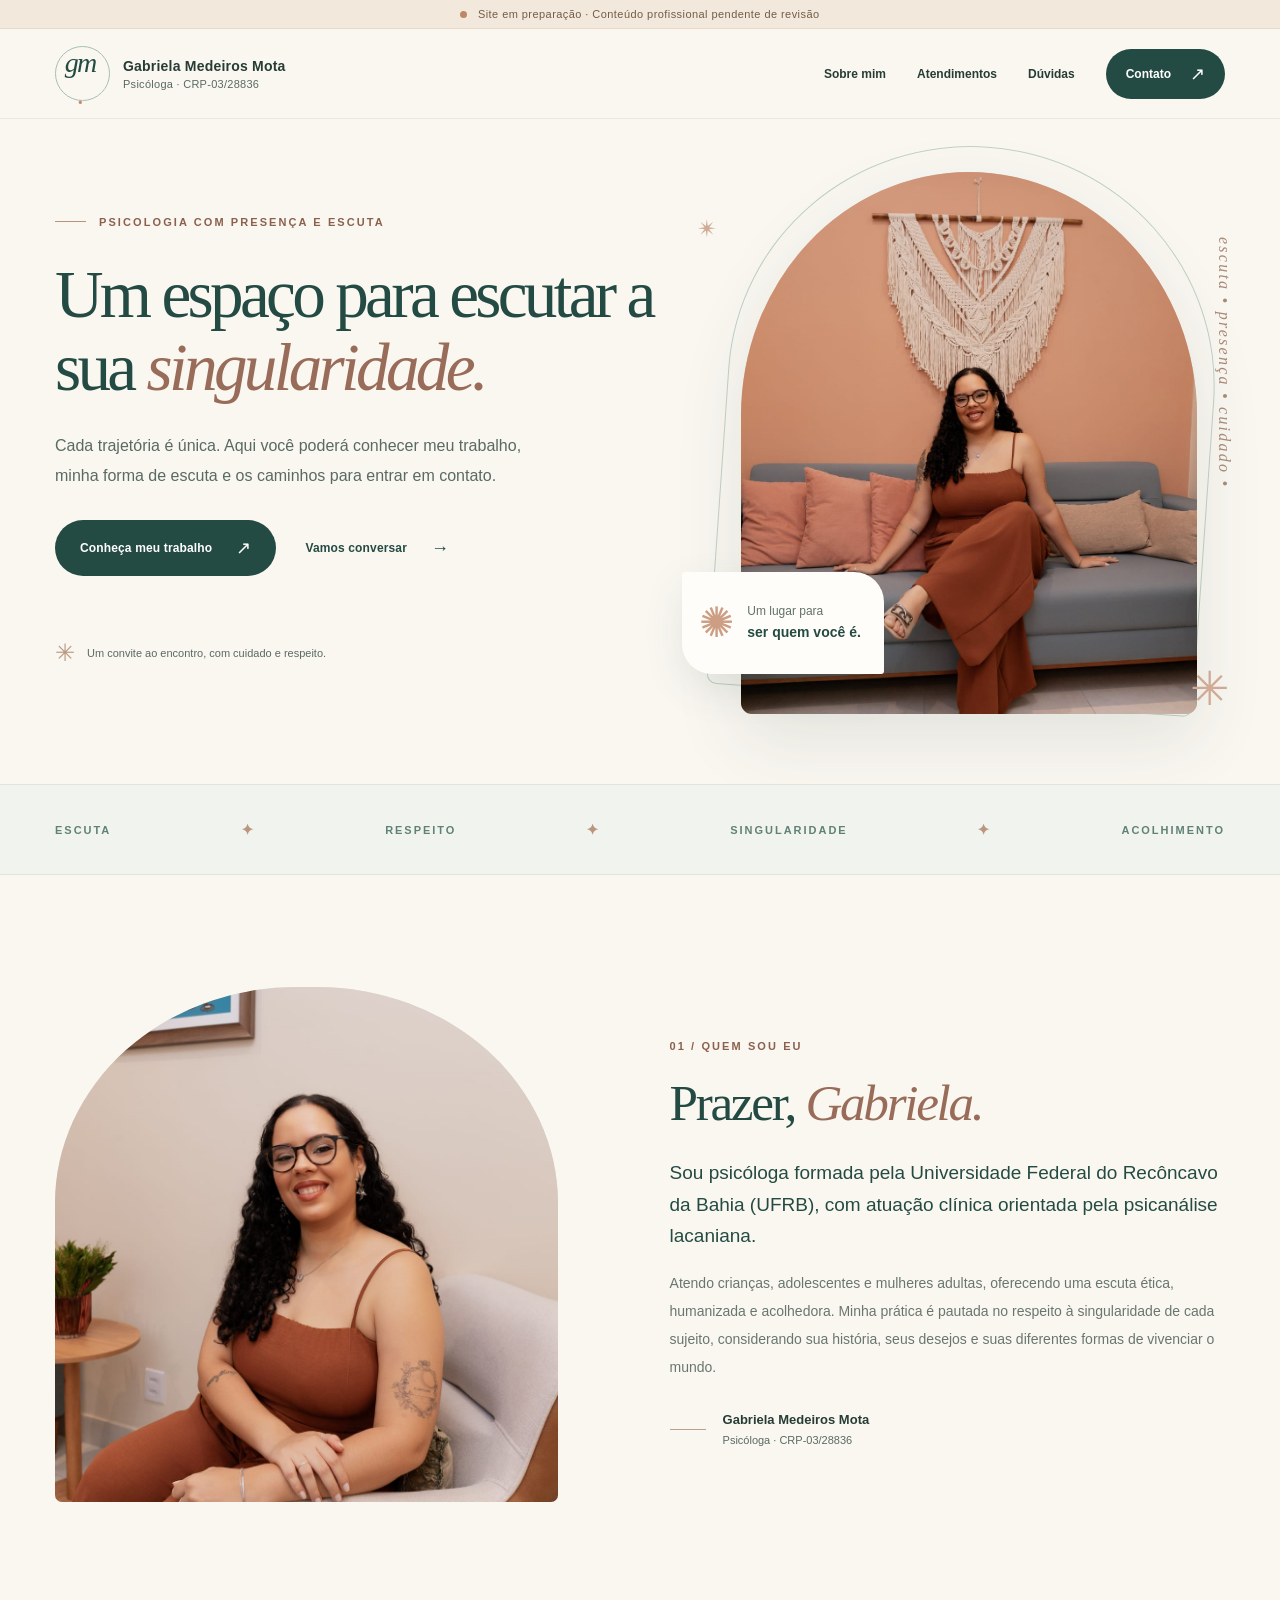
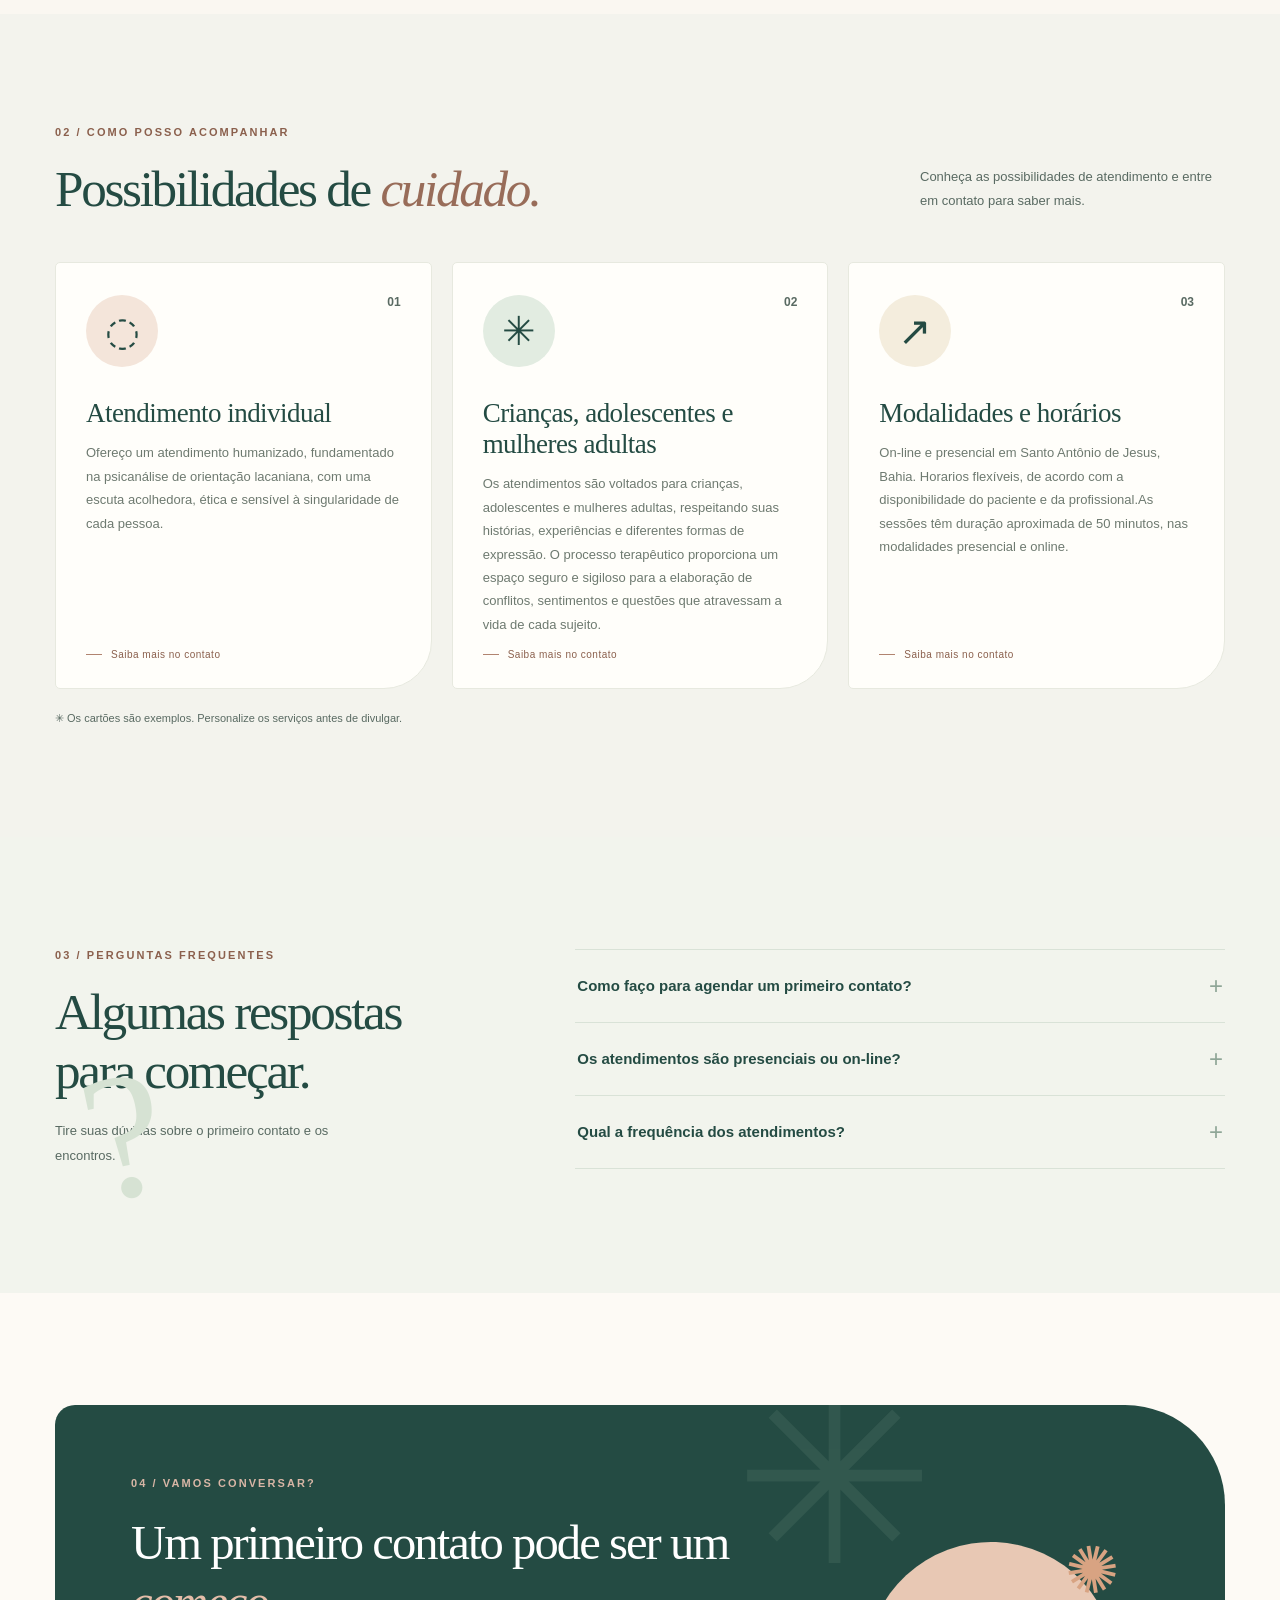
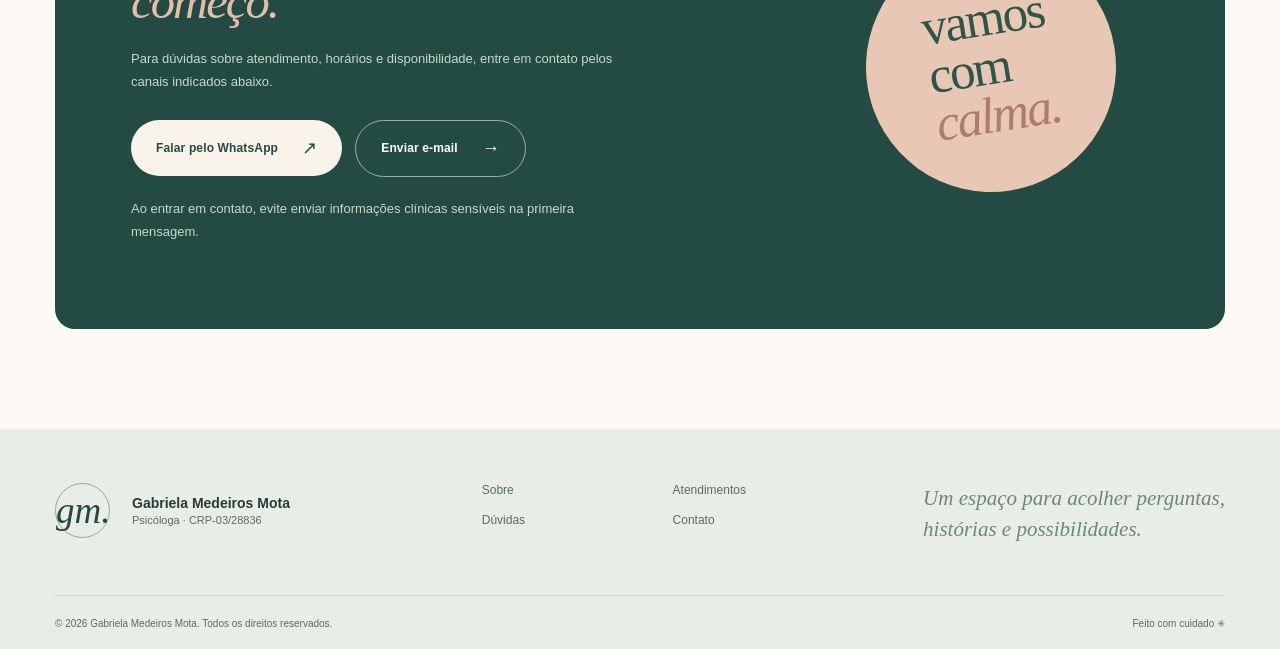
<file: index.html>
<!doctype html>
<html lang="pt-BR">
  <head>
    <meta charset="UTF-8" />
    <meta name="viewport" content="width=device-width, initial-scale=1" />
    <meta name="theme-color" content="#244b43" />
    <meta
      name="description"
      content="Conheça o espaço profissional da psicóloga Gabriela Medeiros Mota. Informações sobre atendimento, trajetória e contato."
    />
    <title>Gabriela Medeiros Mota | Psicóloga</title>
    <link rel="icon" href="assets/favicon.svg" type="image/svg+xml" />
    <link rel="stylesheet" href="assets/styles.css" />

    <script src="js/config.js" defer></script>
    <script src="js/main.js" defer></script>
  </head>
  <body>
    <a href="#conteudo" class="skip-link">Pular para o conteúdo</a>
    <div class="demo-banner" id="demo-banner">
      <span class="demo-dot" aria-hidden="true"></span>
      Site em preparação · Conteúdo profissional pendente de revisão
    </div>
    <header class="site-header" id="inicio">
      <div class="container header-inner">
        <a class="brand" href="#inicio" aria-label="Página inicial — Gabriela Medeiros Mota">
          <span class="brand-mark" aria-hidden="true">gm<span class="brand-period">.</span></span>
          <span class="brand-label"
            ><strong data-bind="nome">Gabriela Medeiros Mota</strong
            ><small>Psicóloga <span data-bind="crp">· CRP a preencher</span></small></span
          >
        </a>
        <button
          class="menu-toggle"
          id="menu-toggle"
          type="button"
          aria-controls="primary-nav"
          aria-expanded="false"
          aria-label="Abrir menu"
        >
          <span></span><span></span><span></span>
        </button>
        <nav class="primary-nav" id="primary-nav" aria-label="Navegação principal">
          <a href="#sobre">Sobre mim</a>
          <a href="#atendimentos">Atendimentos</a>
          <a href="#perguntas">Dúvidas</a>
          <a class="nav-contact" href="#contato">Contato <span aria-hidden="true">↗</span></a>
        </nav>
      </div>
    </header>
    <main id="conteudo" tabindex="-1">
      <noscript
        ><p class="container no-script-notice">
          Ative o JavaScript para visualizar os atendimentos e os contatos.
        </p></noscript
      >
      <section class="hero section-shell" aria-labelledby="hero-heading">
        <div class="container hero-layout">
          <div class="hero-copy">
            <div class="eyebrow">
              <span class="eyebrow-line"></span> Psicologia com presença e escuta
            </div>
            <h1 id="hero-heading" data-bind="heroTitle">
              Um espaço para escutar a sua <em>singularidade.</em>
            </h1>
            <p class="hero-lead" data-bind="heroDescription">
              Cada trajetória é única. Aqui você poderá conhecer meu trabalho, minha forma de escuta
              e os caminhos para entrar em contato.
            </p>
            <div class="hero-buttons">
              <a class="button button-primary" href="#sobre"
                >Conheça meu trabalho <span aria-hidden="true">↗</span></a
              >
              <a class="button button-quiet" href="#contato"
                >Vamos conversar <span aria-hidden="true">→</span></a
              >
            </div>
            <div class="hero-caption">
              <span class="star-flower" aria-hidden="true">✳</span
              ><span data-bind="heroNote">Um convite ao encontro, com cuidado e respeito.</span>
            </div>
          </div>
          <div class="hero-art">
            <div class="hero-arch">
              <img
                id="profile-photo"
                data-profile-photo
                src="assets/FotoProfissional.jpeg"
                alt="Retrato de Gabriela Medeiros Mota."
                fetchpriority="high"
                width="700"
                height="860"
              />
            </div>
            <div class="orbit-text" aria-hidden="true">escuta • presença • cuidado •</div>
            <div class="photo-tag">
              <span class="tag-sun" aria-hidden="true">✺</span
              ><span>Um lugar para<br /><strong>ser quem você é.</strong></span>
            </div>
            <div class="hero-sparkle sparkle-one" aria-hidden="true">✳</div>
            <div class="hero-sparkle sparkle-two" aria-hidden="true">✴</div>
          </div>
        </div>
      </section>

      <div class="values-strip" aria-label="Valores deste espaço">
        <div class="container values-row">
          <span>ESCUTA</span><i aria-hidden="true">✦</i><span>RESPEITO</span
          ><i aria-hidden="true">✦</i><span>SINGULARIDADE</span><i aria-hidden="true">✦</i
          ><span>ACOLHIMENTO</span>
        </div>
      </div>

      <section class="section about-section" id="sobre" aria-labelledby="about-heading">
        <div class="container about-grid">
          <div class="about-visual">
            <img
              class="about-photo"
              src="assets/FotoProfissional2.jpeg"
              alt="Gabriela Medeiros Mota sentada em uma poltrona."
              width="1040"
              height="1560"
              loading="lazy"
              decoding="async"
            />
          </div>
          <div class="section-copy">
            <p class="section-kicker">01 / Quem sou eu</p>
            <h2 id="about-heading">Prazer, <span class="serif-italic">Gabriela.</span></h2>
            <p class="section-intro" data-bind="aboutLead">
              Sou psicóloga formada pela Universidade Federal do Recôncavo da Bahia (UFRB), com
              atuação clínica orientada pela psicanálise lacaniana.
            </p>
            <p class="body-copy" data-bind="aboutBody">
              Atendo crianças, adolescentes e mulheres adultas, oferecendo uma escuta ética,
              humanizada e acolhedora. Minha prática é pautada no respeito à singularidade de cada
              sujeito, considerando sua história, seus desejos e suas diferentes formas de vivenciar
              o mundo.
            </p>
            <div class="signature">
              <span class="signature-line"></span
              ><span
                ><span data-bind="nome">Gabriela Medeiros Mota</span><br /><small
                  >Psicóloga <span data-bind="crp">· CRP a preencher</span></small
                ></span
              >
            </div>
          </div>
        </div>
      </section>

      <section
        class="section services-section"
        id="atendimentos"
        aria-labelledby="services-heading"
      >
        <div class="container">
          <div class="section-heading-row">
            <div>
              <p class="section-kicker">02 / Como posso acompanhar</p>
              <h2 id="services-heading">
                Possibilidades de <span class="serif-italic">cuidado.</span>
              </h2>
            </div>
            <p class="section-side-text">
              Conheça as possibilidades de atendimento e entre em contato para saber mais.
            </p>
          </div>
          <div class="service-grid" id="service-grid" aria-live="polite"></div>
          <p class="editable-hint" id="services-hint">
            ✳ Os cartões são exemplos. Personalize os serviços antes de divulgar.
          </p>
        </div>
      </section>

      <section class="section faq-section" id="perguntas" aria-labelledby="faq-heading">
        <div class="container faq-grid">
          <div class="faq-intro">
            <p class="section-kicker">03 / Perguntas frequentes</p>
            <h2 id="faq-heading">Algumas respostas para começar.</h2>
            <p>
              Tire suas dúvidas sobre o primeiro contato e os encontros.
            </p>
            <div class="faq-decoration" aria-hidden="true">?</div>
          </div>
          <div class="faq-list" id="faq-list"></div>
        </div>
      </section>

      <section class="section contact-section" id="contato" aria-labelledby="contact-heading">
        <div class="container contact-panel">
          <div class="contact-decoration" aria-hidden="true">✳</div>
          <div class="contact-content">
            <p class="light-kicker">04 / Vamos conversar?</p>
            <h2 id="contact-heading">Um primeiro contato pode ser um <em>começo.</em></h2>
            <p data-bind="contactDescription">
              Para dúvidas sobre atendimento, horários e disponibilidade, entre em contato pelos
              canais indicados abaixo.
            </p>
            <div class="contact-actions">
              <a href="#contato" class="button button-cream" data-contact="whatsapp"
                >Falar pelo WhatsApp <span aria-hidden="true">↗</span></a
              ><a href="#contato" class="button button-outline" data-contact="email"
                >Enviar e-mail <span aria-hidden="true">→</span></a
              >
            </div>
            <p class="contact-small" id="contact-status">
              Os canais de contato estarão disponíveis após a configuração dos dados.
            </p>
          </div>
          <div class="contact-visual" aria-hidden="true">
            <span>vamos<br />com<br /><em>calma.</em></span>
            <div class="contact-visual-sun">✺</div>
          </div>
        </div>
      </section>
    </main>
    <footer class="site-footer">
      <div class="container footer-top">
        <div class="footer-brand">
          <a href="#inicio" class="footer-logo" aria-label="Voltar ao início">gm.</a
          ><strong data-bind="nome">Gabriela Medeiros Mota</strong
          ><span>Psicóloga <span data-bind="crp">· CRP a preencher</span></span>
        </div>
        <div class="footer-links">
          <a href="#sobre">Sobre</a><a href="#atendimentos">Atendimentos</a
          ><a href="#perguntas">Dúvidas</a><a href="#contato">Contato</a>
        </div>
        <div class="footer-caption">
          Um espaço para acolher perguntas,<br />histórias e possibilidades.
        </div>
      </div>
      <div class="container footer-bottom">
        <span
          >© <span id="current-year"></span> <span data-bind="nome">Gabriela Medeiros Mota</span>.
          Todos os direitos reservados.</span
        ><span
          >Feito com cuidado
          <span aria-hidden="true">✳</span></span
        >
      </div>
    </footer>

    <div id="toast" role="status" aria-live="polite" class="toast" hidden></div>
  </body>
</html>
</file>
<file: assets/styles.css>
/* =========================================================
  GABRIELA MEDEIROS MOTA — identidade visual e layout
  Variáveis globais permitem alterar a paleta sem mexer
  em cada componente. Sem bibliotecas ou fontes externas.
========================================================= */
:root {
  --green: #244b43;
  --green-deep: #1b3b35;
  --cream: #faf7f1;
  --paper: #fffdf9;
  --peach: #e7bca6;
  --ink: #263c35;
  --muted: #596a62;
  --container: 1170px;
  --font-sans: 'Avenir Next', Avenir, 'Segoe UI', sans-serif;
  --font-serif: 'Iowan Old Style', 'Baskerville', 'Palatino Linotype', Georgia, serif;
}
* {
  box-sizing: border-box;
}
[hidden] {
  display: none !important;
}
html {
  scroll-behavior: smooth;
  scroll-padding-top: 96px;
}
body {
  margin: 0;
  font-family: var(--font-sans);
  background: var(--cream);
  color: var(--ink);
  -webkit-font-smoothing: antialiased;
}
button,
input {
  font: inherit;
}
button {
  cursor: pointer;
}
button:disabled,
a[aria-disabled='true'] {
  cursor: not-allowed;
}
.no-script-notice {
  padding-block: 20px;
  line-height: 1.6;
}
a {
  color: inherit;
  text-decoration: none;
}
img {
  max-width: 100%;
  display: block;
}
h1,
h2,
h3,
p {
  margin-top: 0;
}
::selection {
  background: var(--peach);
  color: var(--green-deep);
}
:focus-visible {
  outline: 3px solid #c27a5d;
  outline-offset: 4px;
}
.container {
  width: min(calc(100% - 72px), var(--container));
  margin-inline: auto;
}
.hero-copy,
.section-copy,
.service-card,
.faq-list,
.contact-content {
  min-width: 0;
  overflow-wrap: anywhere;
}
.section {
  padding: 112px 0;
}
.skip-link {
  position: absolute;
  left: 20px;
  top: -80px;
  z-index: 300;
  padding: 12px 20px;
  background: #fff;
  color: var(--ink);
  border-radius: 8px;
}
.skip-link:focus {
  top: 15px;
}
.demo-banner {
  background: #f2e9dc;
  text-align: center;
  font-size: 11px;
  letter-spacing: 0.04em;
  padding: 8px 12px;
  color: #725c47;
  border-bottom: 1px solid #e7dac9;
}
.demo-banner[hidden] {
  display: none;
}
.demo-dot {
  display: inline-block;
  height: 7px;
  width: 7px;
  border-radius: 50%;
  background: #bd8867;
  margin-right: 7px;
}
.site-header {
  position: sticky;
  top: 0;
  z-index: 90;
  background: rgba(250, 247, 241, 0.96);
  backdrop-filter: blur(18px);
  border-bottom: 1px solid rgba(36, 75, 67, 0.08);
}
.header-inner {
  height: 89px;
  display: flex;
  align-items: center;
  justify-content: space-between;
  gap: 24px;
}
.brand {
  display: flex;
  gap: 13px;
  align-items: center;
  flex-shrink: 0;
}
.brand-mark {
  display: grid;
  place-items: center;
  border: 1px solid #a6beb1;
  color: var(--green);
  border-radius: 50%;
  width: 55px;
  height: 55px;
  font: italic 28px var(--font-serif);
  letter-spacing: -0.07em;
  padding-right: 5px;
}
.brand-period {
  color: #c98767;
}
.brand-label {
  display: flex;
  flex-direction: column;
  gap: 4px;
}
.brand-label strong {
  font-size: 14px;
  font-weight: 650;
  letter-spacing: 0.015em;
}
.brand-label small {
  font-size: 11px;
  color: var(--muted);
  letter-spacing: 0.025em;
}
.primary-nav {
  display: flex;
  align-items: center;
  gap: 31px;
}
.primary-nav a {
  font-size: 12px;
  font-weight: 600;
  transition: color 0.18s;
}
.primary-nav a:hover {
  color: #b57e67;
}
.primary-nav .nav-contact {
  background: var(--green);
  color: #fff;
  padding: 14px 20px;
  border-radius: 999px;
  display: flex;
  gap: 19px;
  align-items: center;
}
.nav-contact span {
  font-size: 18px;
  font-weight: 400;
}
.primary-nav .nav-contact:hover {
  background: var(--green-deep);
  color: #fff;
}
.menu-toggle {
  display: none;
  background: none;
  border: 0;
  width: 42px;
  height: 42px;
  padding: 9px;
  flex-direction: column;
  justify-content: space-evenly;
  z-index: 91;
}
.menu-toggle span {
  height: 2px;
  width: 100%;
  background: var(--green);
  border-radius: 5px;
}
/* HERO */
.hero {
  overflow: hidden;
}
.hero-layout {
  min-height: 665px;
  display: grid;
  grid-template-columns: 1.09fr 0.91fr;
  align-items: center;
  gap: 54px;
  padding-top: 35px;
  padding-bottom: 65px;
}
.hero-copy {
  padding: 35px 0 25px;
  position: relative;
  z-index: 2;
}
.eyebrow,
.section-kicker,
.light-kicker {
  font-size: 11px;
  letter-spacing: 0.19em;
  font-weight: 700;
  text-transform: uppercase;
}
.eyebrow {
  display: flex;
  align-items: center;
  gap: 13px;
  color: #8b604d;
  margin-bottom: 30px;
}
.eyebrow-line {
  width: 31px;
  height: 1px;
  background: #b8937d;
}
.hero h1 {
  font: normal clamp(52px, 5.25vw, 79px) / 1.09 var(--font-serif);
  letter-spacing: -0.055em;
  max-width: 630px;
  margin-bottom: 27px;
  color: var(--green);
}
.hero h1 em {
  color: #986c59;
  font-weight: 400;
}
.hero-lead {
  font-size: 16px;
  line-height: 1.85;
  color: #596a62;
  max-width: 490px;
  margin-bottom: 30px;
}
.hero-buttons,
.contact-actions {
  display: flex;
  gap: 13px;
  align-items: center;
  flex-wrap: wrap;
}
.button {
  border: 0;
  display: inline-flex;
  align-items: center;
  justify-content: center;
  gap: 24px;
  border-radius: 999px;
  padding: 17px 25px;
  font-size: 12px;
  font-weight: 750;
  letter-spacing: 0.012em;
  transition:
    transform 0.2s,
    background 0.2s,
    color 0.2s;
}
.button:hover {
  transform: translateY(-2px);
}
.button span {
  font-size: 18px;
  font-weight: 400;
}
.button-primary {
  background: var(--green);
  color: #fff;
}
.button-primary:hover {
  background: var(--green-deep);
}
.button-quiet {
  color: var(--green);
  padding-inline: 16px;
}
.button-quiet:hover {
  color: #bd846b;
}
.hero-caption {
  font-size: 11px;
  color: #596a62;
  display: flex;
  align-items: center;
  gap: 12px;
  margin-top: 63px;
}
.star-flower {
  font-size: 24px;
  color: #b99b83;
}
.hero-art {
  height: 560px;
  position: relative;
  isolation: isolate;
}
.hero-arch {
  position: absolute;
  inset: 15px 28px 3px 24px;
  border-radius: 50% 50% 11px 11px / 45% 45% 11px 11px;
  overflow: hidden;
  background: #e5c3b0;
  box-shadow: 0 25px 70px rgba(37, 64, 51, 0.11);
}
.hero-arch img {
  width: 100%;
  height: 100%;
  object-fit: cover;
  object-position: center 25%;
}
.hero-art:after {
  content: '';
  position: absolute;
  inset: -11px 13px 16px 8px;
  border: 1px solid #c1d1c6;
  border-radius: 50% 50% 10px 10px / 43% 43% 10px 10px;
  z-index: -1;
  transform: rotate(4deg);
}
.orbit-text {
  position: absolute;
  right: -8px;
  top: 80px;
  font: italic 16px var(--font-serif);
  writing-mode: vertical-rl;
  letter-spacing: 0.14em;
  color: #a78976;
}
.photo-tag {
  position: absolute;
  left: -35px;
  bottom: 43px;
  padding: 17px 23px 17px 17px;
  background: var(--paper);
  box-shadow: 0 15px 40px rgba(36, 75, 67, 0.1);
  display: flex;
  align-items: center;
  gap: 13px;
  border-radius: 3px 30px 3px 30px;
  color: #617268;
  font-size: 12px;
  line-height: 1.6;
}
.photo-tag strong {
  color: var(--green);
  font-size: 14px;
}
.tag-sun {
  font-size: 42px;
  color: #cd9e84;
}
.hero-sparkle {
  position: absolute;
  color: #d0aa95;
  z-index: 1;
}
.sparkle-one {
  right: -4px;
  bottom: 1px;
  font-size: 47px;
}
.sparkle-two {
  left: -20px;
  top: 58px;
  font-size: 24px;
}
/* VALUES */
.values-strip {
  border-block: 1px solid #e0e5db;
  background: #f1f4ee;
  overflow: hidden;
}
.values-row {
  min-height: 89px;
  display: flex;
  align-items: center;
  justify-content: space-between;
  gap: 25px;
  font-weight: 700;
  letter-spacing: 0.18em;
  font-size: 11px;
  color: #608176;
}
.values-row i {
  font-size: 15px;
  color: #ba967f;
  font-style: normal;
}
/* ABOUT */
.about-grid {
  display: grid;
  grid-template-columns: 0.95fr 1.05fr;
  align-items: center;
  gap: 112px;
}
.about-visual {
  height: 515px;
  border-radius: 48% 48% 7px 7px / 42% 42% 7px 7px;
  overflow: hidden;
  background: #dfebdc;
  position: relative;
}
.about-photo {
  width: 100%;
  height: 100%;
  object-fit: cover;
  object-position: center 45%;
}
.section-kicker {
  color: #8b604d;
  margin-bottom: 22px;
}
.section-copy h2,
.section-heading-row h2,
.faq-intro h2 {
  font: normal clamp(41px, 4vw, 57px) / 1.14 var(--font-serif);
  letter-spacing: -0.045em;
  color: var(--green);
  margin-bottom: 25px;
}
.serif-italic {
  font-style: italic;
  color: #986c59;
  font-weight: 400;
}
.section-intro {
  color: var(--green);
  font-size: 19px;
  line-height: 1.65;
  margin-bottom: 18px;
}
.body-copy {
  font-size: 14px;
  color: #69766e;
  line-height: 2;
  margin-bottom: 29px;
}
.signature {
  display: flex;
  align-items: center;
  gap: 17px;
  font-size: 13px;
  font-weight: 700;
  line-height: 1.5;
}
.signature-line {
  width: 36px;
  height: 1px;
  background: #b8a18d;
}
.signature small {
  font-size: 11px;
  font-weight: 400;
  color: #596a62;
}
/* SERVICES */
.services-section {
  background: #f3f3ed;
}
.section-heading-row {
  display: flex;
  justify-content: space-between;
  align-items: end;
  gap: 40px;
  margin-bottom: 44px;
}
.section-heading-row h2 {
  margin: 0;
  max-width: 680px;
}
.section-side-text {
  font-size: 13px;
  line-height: 1.85;
  color: #596a62;
  max-width: 305px;
  margin: 0 0 5px;
}
.service-grid {
  display: grid;
  grid-template-columns: repeat(3, 1fr);
  gap: 20px;
}
.service-card {
  min-height: 336px;
  border: 1px solid #e7e9df;
  background: #fffefa;
  border-radius: 5px 5px 48px 5px;
  padding: 32px 30px 28px;
  display: flex;
  flex-direction: column;
  transition:
    transform 0.22s,
    box-shadow 0.22s;
}
.service-card:hover {
  transform: translateY(-5px);
  box-shadow: 0 16px 35px rgba(50, 71, 53, 0.07);
}
.service-top {
  display: flex;
  justify-content: space-between;
  align-items: flex-start;
}
.service-symbol {
  display: grid;
  place-items: center;
  width: 72px;
  height: 72px;
  background: #f4e5da;
  border-radius: 50%;
  font: 40px var(--font-serif);
  color: var(--green);
}
.service-card:nth-child(2) .service-symbol {
  background: #e2ece1;
}
.service-card:nth-child(3) .service-symbol {
  background: #f4eddd;
}
.service-number {
  color: #596a62;
  font-size: 12px;
  font-weight: 700;
}
.service-card h3 {
  font: normal 27px/1.15 var(--font-serif);
  letter-spacing: -0.02em;
  color: var(--green);
  margin: 31px 0 12px;
}
.service-card p {
  font-size: 13px;
  color: #6e7a70;
  line-height: 1.8;
  flex: 1;
}
.service-detail {
  font-size: 10px;
  letter-spacing: 0.05em;
  color: #8b604d;
  display: flex;
  align-items: center;
  gap: 9px;
}
.service-detail:before {
  content: '';
  width: 16px;
  height: 1px;
  background: #b18470;
}
.editable-hint {
  font-size: 11px;
  color: #596a62;
  margin: 23px 0 0;
}
.light-kicker {
  color: #d8b6a6;
  margin-bottom: 25px;
}
/* FAQ */
.faq-section {
  background: #f2f4ed;
}
.faq-grid {
  display: grid;
  grid-template-columns: 0.78fr 1.22fr;
  gap: 105px;
}
.faq-intro {
  position: relative;
}
.faq-intro h2 {
  margin-bottom: 19px;
}
.faq-intro p:not(.section-kicker) {
  font-size: 13px;
  line-height: 1.9;
  color: #596a62;
  max-width: 285px;
}
.faq-decoration {
  font: normal 180px/1 var(--font-serif);
  color: #d6e2d3;
  position: absolute;
  bottom: -45px;
  left: 30px;
  transform: rotate(-12deg);
  z-index: 0;
  pointer-events: none;
}
.faq-list {
  position: relative;
  z-index: 1;
}
.faq-item {
  border-bottom: 1px solid #d9e2d7;
  padding: 7px 0;
}
.faq-item:first-child {
  border-top: 1px solid #d9e2d7;
}
.faq-item summary {
  list-style: none;
  cursor: pointer;
  padding: 20px 2px;
  display: flex;
  justify-content: space-between;
  gap: 20px;
  font-size: 15px;
  font-weight: 680;
  color: var(--green);
}
.faq-item summary::-webkit-details-marker {
  display: none;
}
.faq-item summary:after {
  content: '+';
  font-size: 24px;
  font-weight: 300;
  line-height: 18px;
  color: #8fa697;
}
.faq-item[open] summary:after {
  content: '−';
}
.faq-item p {
  font-size: 13px;
  line-height: 1.85;
  color: #596a62;
  margin: 0 36px 20px 2px;
}
/* CONTACT */
.contact-section {
  padding-bottom: 100px;
  background: #fdfaf5;
}
.contact-panel {
  background: var(--green);
  border-radius: 20px 100px 20px 20px;
  min-height: 424px;
  display: grid;
  grid-template-columns: 1.36fr 0.64fr;
  gap: 30px;
  position: relative;
  overflow: hidden;
  padding: 72px 76px;
  color: #fff;
}
.contact-decoration {
  position: absolute;
  right: 290px;
  top: -65px;
  color: #4c7064;
  font-size: 240px;
  opacity: 0.35;
  pointer-events: none;
}
.contact-content {
  position: relative;
  z-index: 1;
}
.contact-content h2 {
  font: normal clamp(38px, 3.8vw, 55px) / 1.2 var(--font-serif);
  max-width: 670px;
  letter-spacing: -0.04em;
  margin-bottom: 16px;
}
.contact-content h2 em {
  color: #e4bda9;
  font-weight: 400;
}
.contact-content p:not(.light-kicker) {
  font-size: 13px;
  line-height: 1.8;
  color: #c6d9cb;
  max-width: 490px;
}
.contact-actions {
  margin-top: 26px;
}
.button-cream {
  background: #f9f3e9;
  color: var(--green);
}
.button-cream:hover {
  background: #fff;
}
.button-outline {
  background: transparent;
  border: 1px solid #93b1a5;
  color: #fff;
}
.button-outline:hover {
  background: #356157;
}
.contact-small {
  font-size: 11px;
  margin-top: 20px;
}
.contact-visual {
  align-self: center;
  justify-self: center;
  width: 250px;
  height: 250px;
  background: #e8c8b4;
  border-radius: 50%;
  color: #305449;
  position: relative;
  display: grid;
  place-items: center;
  transform: rotate(-9deg);
}
.contact-visual span {
  font: normal 51px/0.95 var(--font-serif);
  letter-spacing: -0.04em;
}
.contact-visual em {
  color: #af7c6b;
}
.contact-visual-sun {
  position: absolute;
  right: -17px;
  top: 8px;
  font-size: 65px;
  color: #d8a382;
}
/* FOOTER */
.site-footer {
  background: #e8eee5;
  padding: 54px 0 20px;
}
.footer-top {
  display: grid;
  grid-template-columns: 1.1fr 1fr 1fr;
  gap: 40px;
  align-items: start;
  padding-bottom: 49px;
}
.footer-brand {
  display: grid;
  grid-template-columns: 64px auto;
  column-gap: 13px;
  align-items: center;
}
.footer-logo {
  grid-row: span 2;
  font: italic 37px var(--font-serif);
  color: var(--green);
  width: 55px;
  height: 55px;
  border: 1px solid #90aa9a;
  border-radius: 50%;
  display: grid;
  place-items: center;
}
.footer-brand strong {
  font-size: 14px;
  align-self: end;
}
.footer-brand span {
  font-size: 11px;
  color: #566e61;
  align-self: start;
  margin-top: 3px;
}
.footer-links {
  display: grid;
  grid-template-columns: 1fr 1fr;
  gap: 16px 30px;
  font-size: 12px;
  color: #566e61;
}
.footer-links a:hover {
  text-decoration: underline;
}
.footer-caption {
  font: italic 21px/1.5 var(--font-serif);
  color: #6b8a75;
  justify-self: end;
}
.footer-bottom {
  border-top: 1px solid #cfdbce;
  padding-top: 22px;
  display: flex;
  justify-content: space-between;
  gap: 24px;
  color: #566e61;
  font-size: 10px;
}
.toast {
  position: fixed;
  bottom: 25px;
  right: 25px;
  z-index: 110;
  background: #244b43;
  color: #fff;
  padding: 15px 21px;
  border-radius: 12px;
  box-shadow: 0 15px 40px #112b2338;
  font-size: 13px;
  max-width: min(360px, calc(100vw - 30px));
}
.toast[hidden] {
  display: none;
}
/* RESPONSIVIDADE */
@media (max-width: 1100px) {
  .primary-nav {
    gap: 17px;
  }
  .hero-layout {
    gap: 35px;
  }
  .about-grid {
    gap: 65px;
  }
  .contact-panel {
    padding: 65px 50px;
  }
}
@media (max-width: 850px) {
  .container {
    width: min(calc(100% - 42px), var(--container));
  }
  .section {
    padding: 84px 0;
  }
  .menu-toggle {
    display: flex;
  }
  .primary-nav {
    display: none;
    position: absolute;
    top: 100%;
    left: 0;
    right: 0;
    background: var(--cream);
    padding: 20px 24px 28px;
    box-shadow: 0 16px 25px #102b2115;
    flex-direction: column;
    align-items: stretch;
    gap: 0;
  }
  .primary-nav.is-open {
    display: flex;
  }
  .primary-nav a {
    padding: 16px 10px;
    font-size: 14px;
  }
  .primary-nav .nav-contact {
    justify-content: space-between;
    margin-top: 10px;
  }
  .hero-layout {
    grid-template-columns: 1fr 0.84fr;
    gap: 15px;
    min-height: 540px;
  }
  .hero h1 {
    font-size: clamp(43px, 6vw, 61px);
  }
  .hero-art {
    height: 455px;
  }
  .hero-arch {
    inset: 27px 15px 8px 10px;
  }
  .photo-tag {
    left: -19px;
    bottom: 35px;
    padding: 13px;
    font-size: 10px;
  }
  .hero-caption {
    margin-top: 32px;
  }
  .about-grid {
    gap: 35px;
  }
  .about-visual {
    height: 390px;
  }
  .service-grid {
    gap: 12px;
  }
  .service-card {
    padding: 25px 20px;
    min-height: 345px;
  }
  .service-card h3 {
    font-size: 24px;
  }
  .faq-grid {
    gap: 45px;
  }
  .contact-panel {
    grid-template-columns: 1fr 0.36fr;
    padding: 55px 40px;
  }
  .contact-visual {
    width: 160px;
    height: 160px;
  }
  .contact-visual span {
    font-size: 36px;
  }
  .contact-visual-sun {
    font-size: 38px;
  }
}
@media (max-width: 620px) {
  html {
    scroll-padding-top: 72px;
  }
  .container {
    width: calc(100% - 36px);
  }
  .header-inner {
    height: 74px;
  }
  .brand-mark {
    width: 44px;
    height: 44px;
    font-size: 24px;
  }
  .brand-label strong {
    font-size: 12px;
  }
  .brand-label small {
    font-size: 10px;
  }
  .section {
    padding: 72px 0;
  }
  .hero-layout {
    display: flex;
    flex-direction: column;
    align-items: stretch;
    padding-top: 31px;
    padding-bottom: 54px;
  }
  .hero-copy {
    padding: 20px 0 0;
  }
  .hero h1 {
    font-size: clamp(48px, 12.1vw, 68px);
    max-width: 540px;
  }
  .hero-lead {
    font-size: 14px;
    line-height: 1.8;
  }
  .hero-buttons {
    gap: 4px;
  }
  .button {
    padding: 15px 20px;
  }
  .hero-caption {
    margin-top: 25px;
  }
  .hero-art {
    width: min(100%, 460px);
    height: 420px;
    align-self: center;
    margin-top: 15px;
  }
  .hero-arch {
    inset: 10px 30px 0 25px;
  }
  .photo-tag {
    left: 0;
    bottom: 23px;
  }
  .orbit-text {
    right: 4px;
    top: 66px;
  }
  .values-row {
    min-height: 66px;
    gap: 14px;
    justify-content: center;
    flex-wrap: wrap;
    padding: 12px 0;
    font-size: 9px;
    letter-spacing: 0.1em;
  }
  .values-row i {
    font-size: 9px;
  }
  .about-grid {
    grid-template-columns: 1fr;
    gap: 37px;
  }
  .about-visual {
    height: 350px;
    max-width: 400px;
    width: 100%;
    margin: auto;
  }
  .section-copy h2,
  .section-heading-row h2,
  .faq-intro h2 {
    font-size: 43px;
  }
  .section-intro {
    font-size: 17px;
  }
  .section-heading-row {
    flex-direction: column;
    align-items: start;
    gap: 15px;
    margin-bottom: 26px;
  }
  .section-side-text {
    max-width: 100%;
  }
  .service-grid {
    grid-template-columns: 1fr;
  }
  .service-card {
    min-height: 0;
    padding: 28px;
  }
  .service-card h3 {
    margin-top: 22px;
  }
  .service-card p {
    margin-bottom: 20px;
  }
  .faq-grid {
    grid-template-columns: 1fr;
    gap: 35px;
  }
  .faq-decoration {
    display: none;
  }
  .faq-intro h2 {
    max-width: 430px;
  }
  .contact-panel {
    display: block;
    border-radius: 18px 65px 18px 18px;
    padding: 44px 27px;
    min-height: 0;
  }
  .contact-content h2 {
    font-size: 42px;
  }
  .contact-visual {
    display: none;
  }
  .contact-decoration {
    right: -80px;
    font-size: 180px;
  }
  .footer-top {
    grid-template-columns: 1fr;
    gap: 30px;
  }
  .footer-caption {
    justify-self: start;
  }
  .footer-bottom {
    flex-direction: column;
    gap: 8px;
  }
  .toast {
    right: 15px;
    bottom: 15px;
  }
}
@media (prefers-reduced-motion: reduce) {
  *,
  *:before,
  *:after {
    scroll-behavior: auto !important;
    transition: none !important;
    animation: none !important;
  }
}

/* A navegação continua disponível quando o JavaScript está desativado. */
@media (max-width: 850px) {
  html:not(.js) .header-inner {
    height: auto;
    flex-wrap: wrap;
    padding-block: 16px;
  }
  html:not(.js) .primary-nav {
    display: flex;
    position: static;
    flex-basis: 100%;
    box-shadow: none;
  }
  html:not(.js) .menu-toggle {
    display: none;
  }
}
@media (max-width: 380px) {
  .brand {
    gap: 8px;
  }
  .header-inner {
    gap: 10px;
  }
}
</file>
